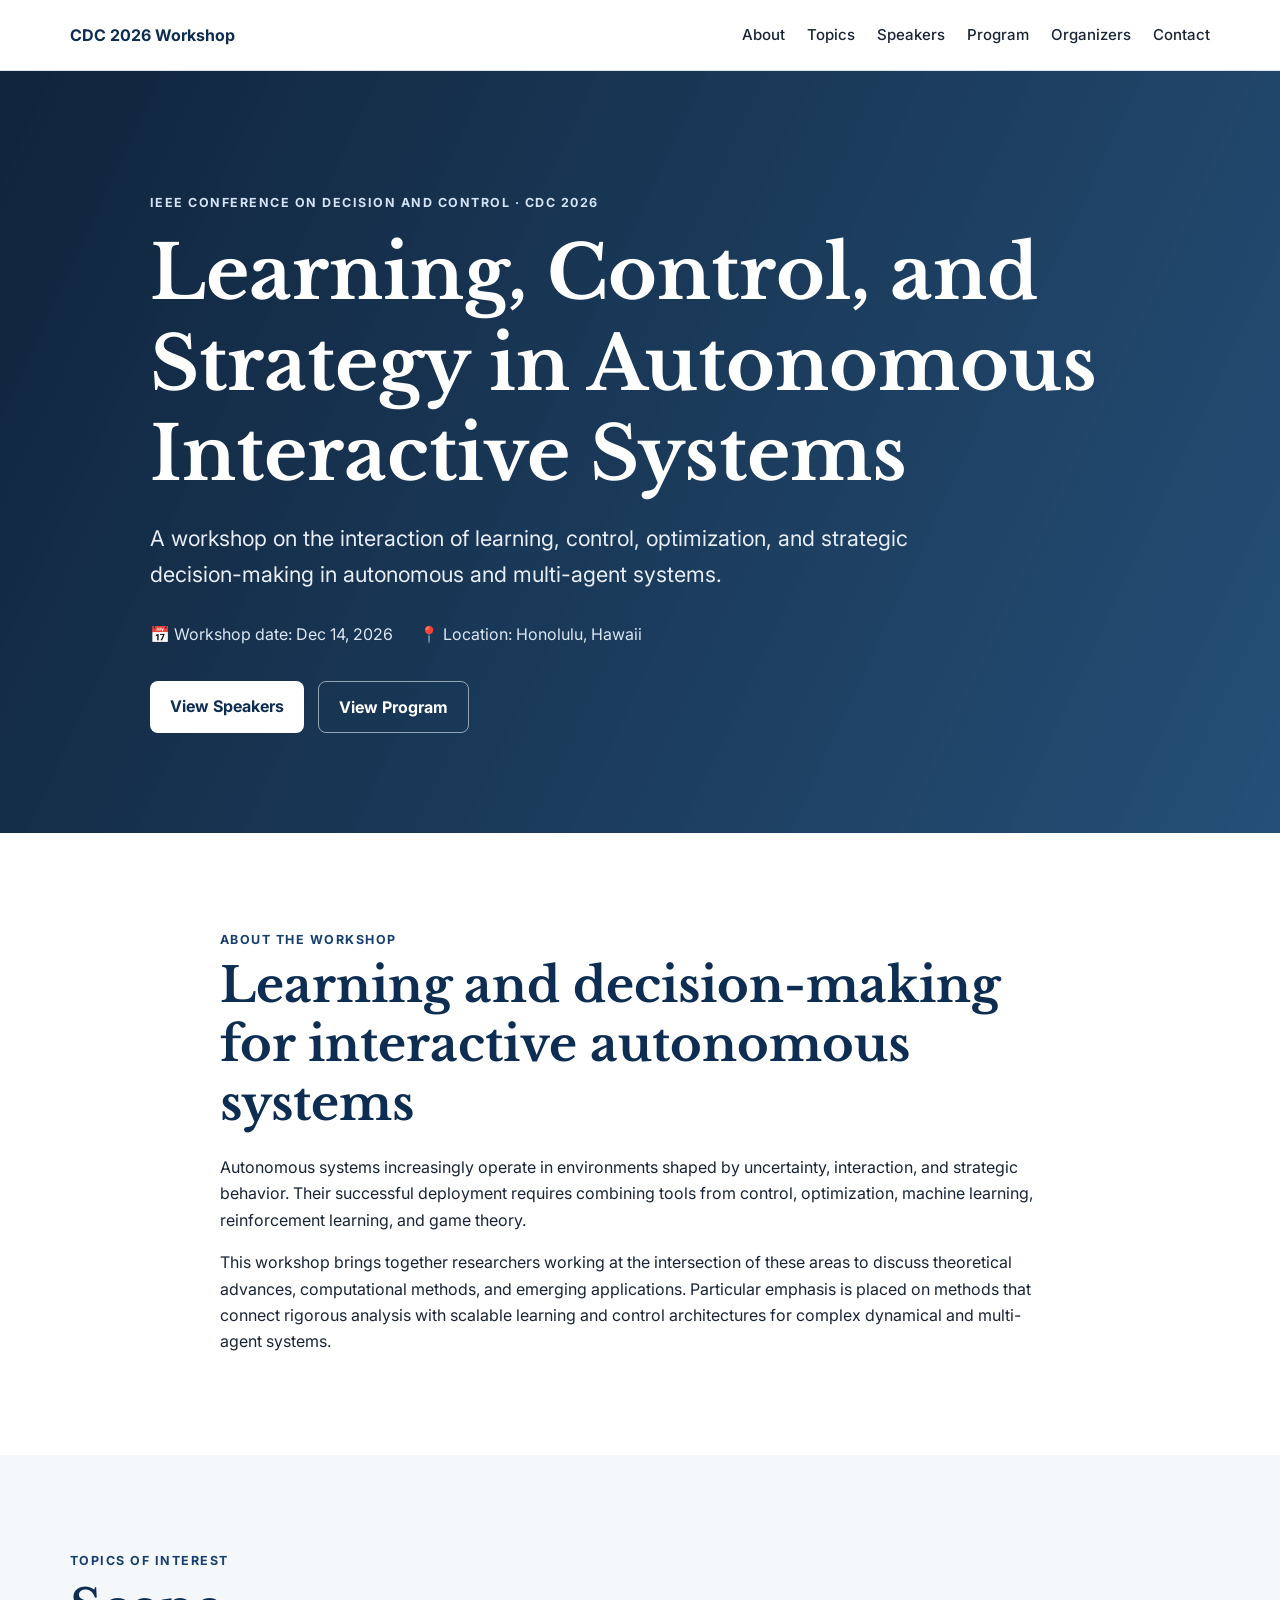
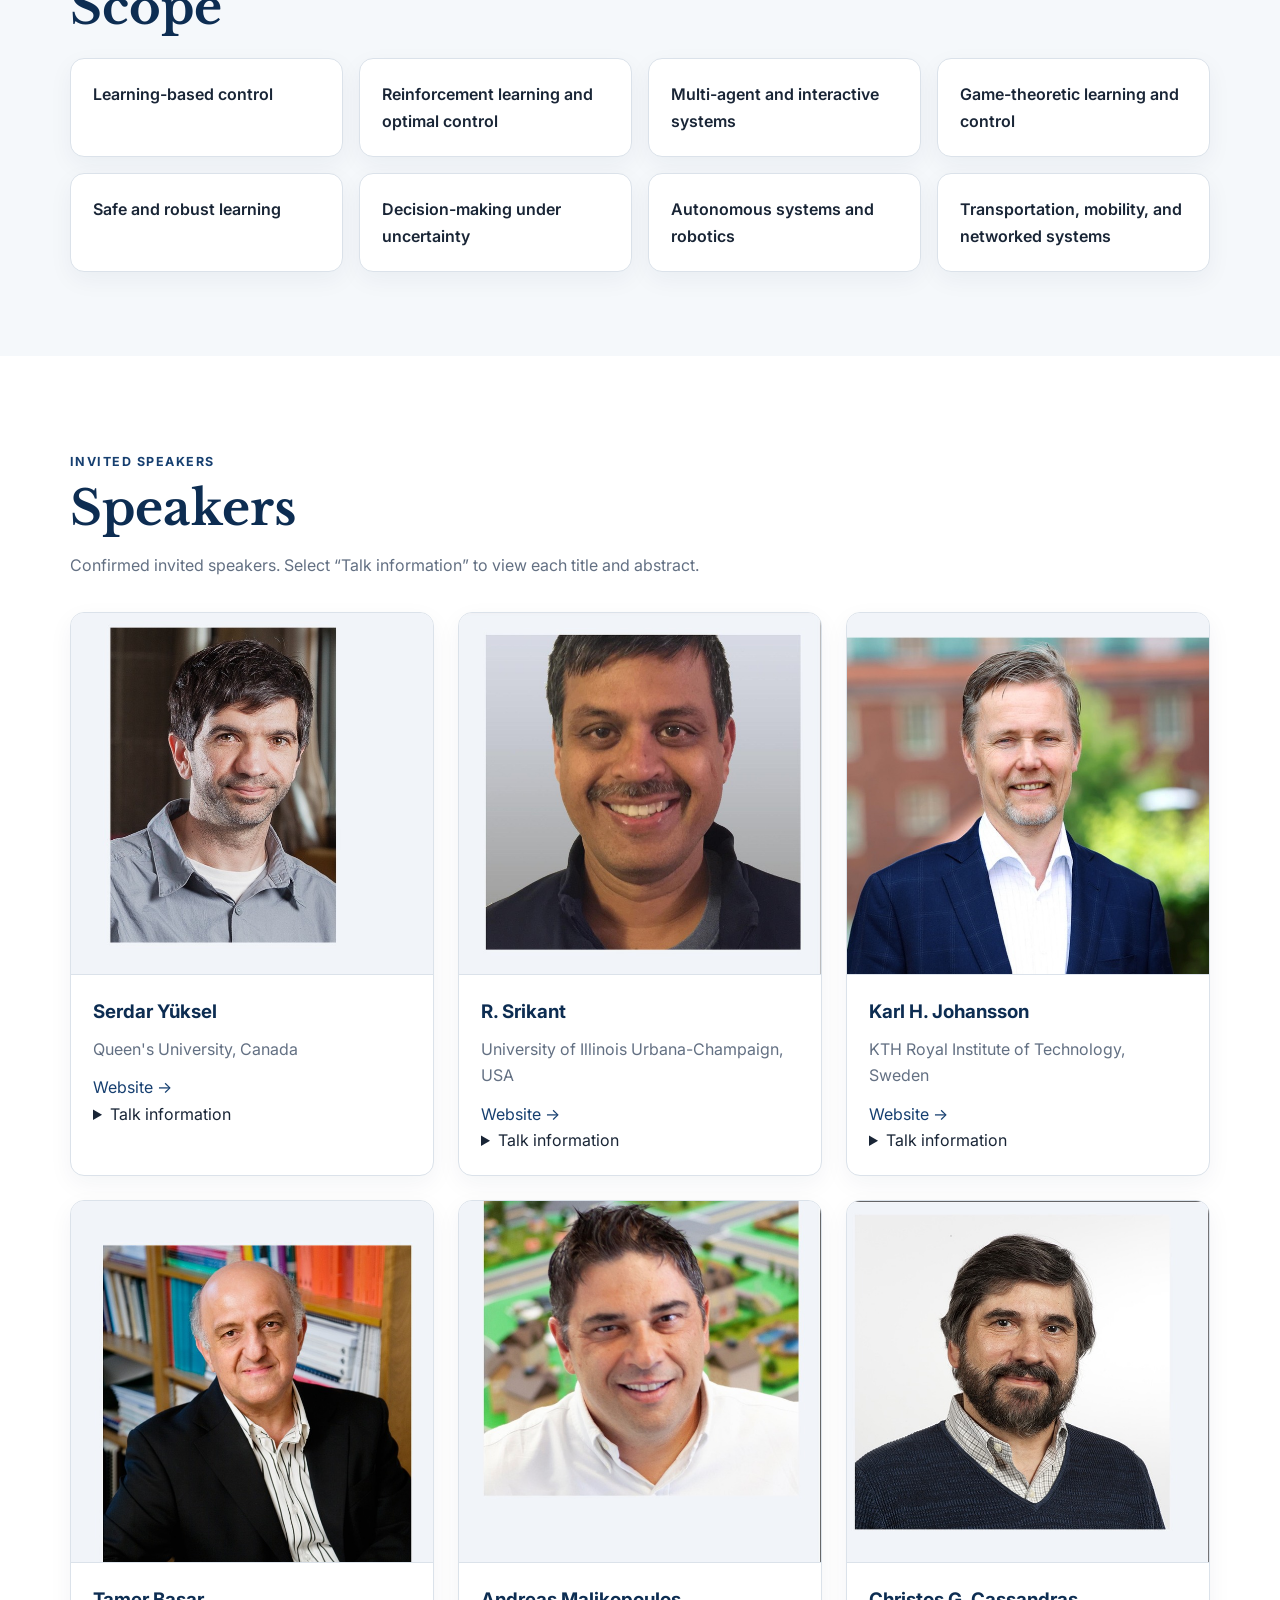
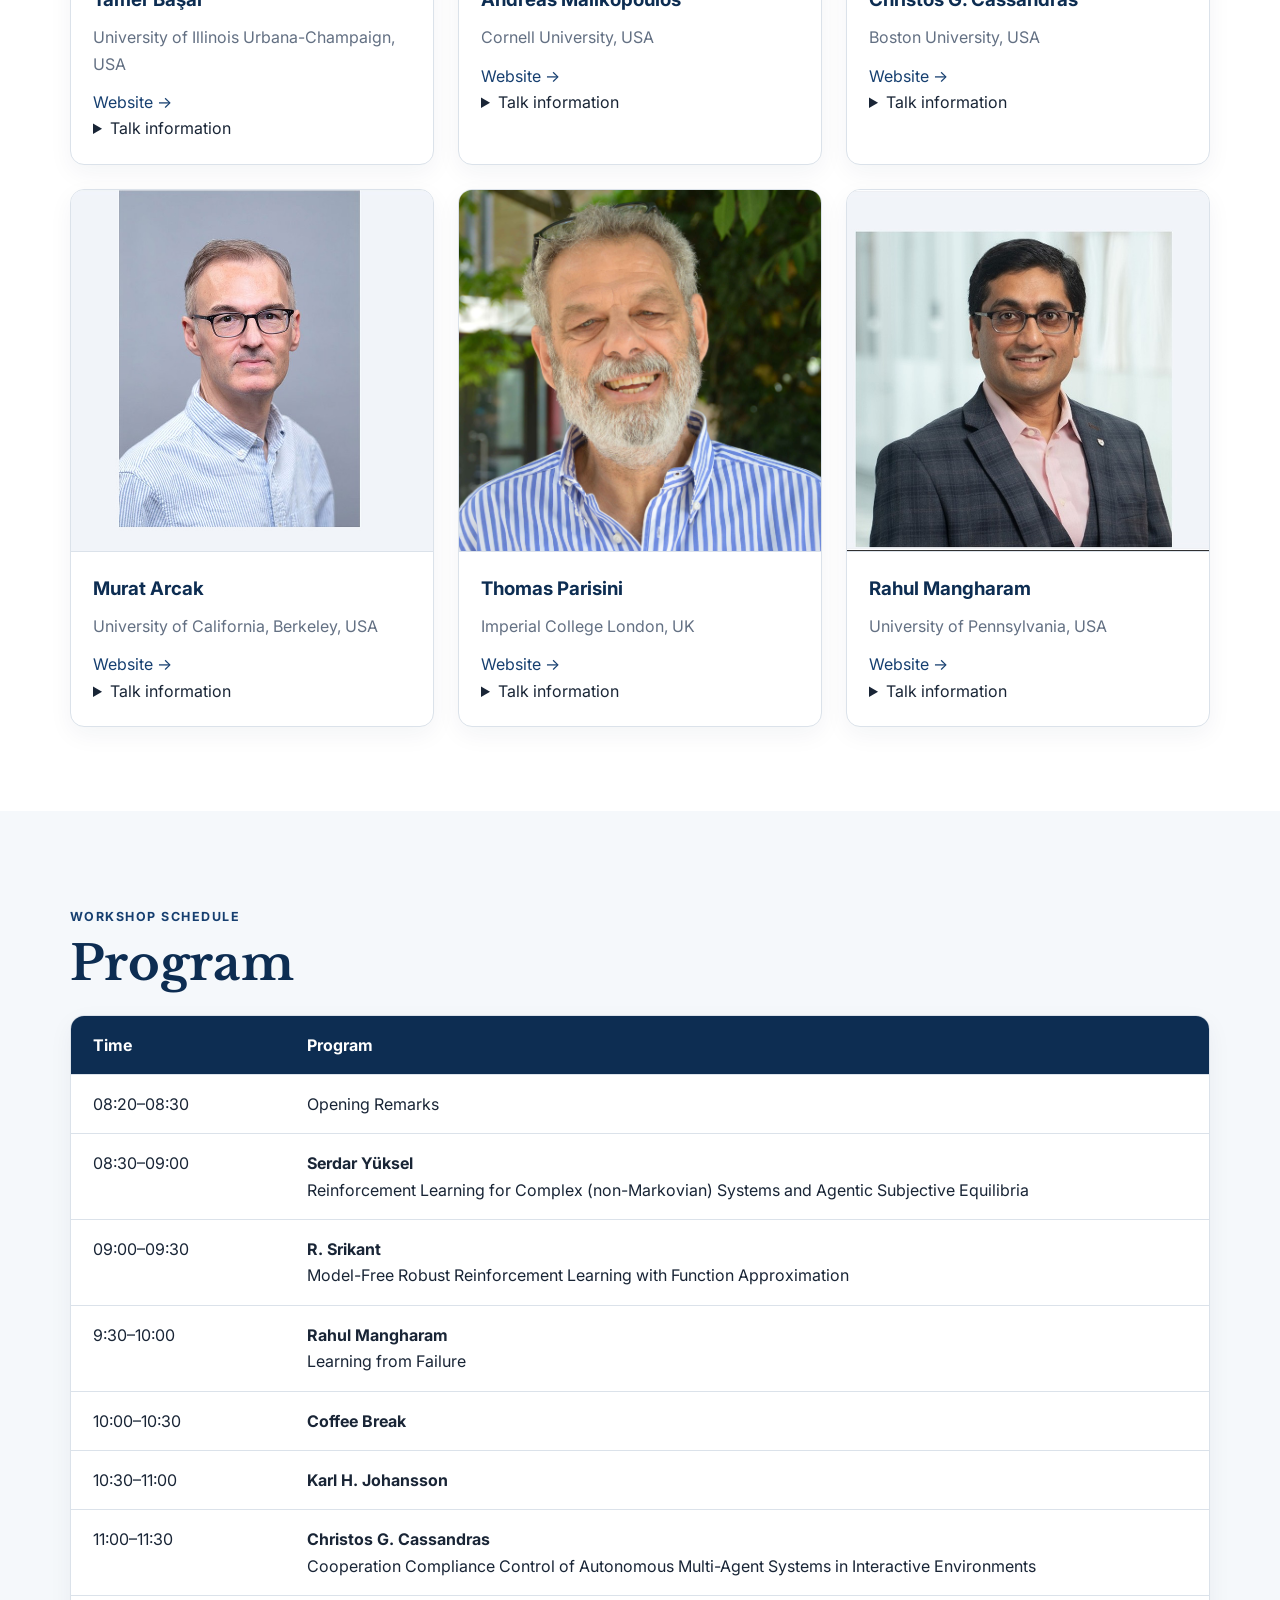
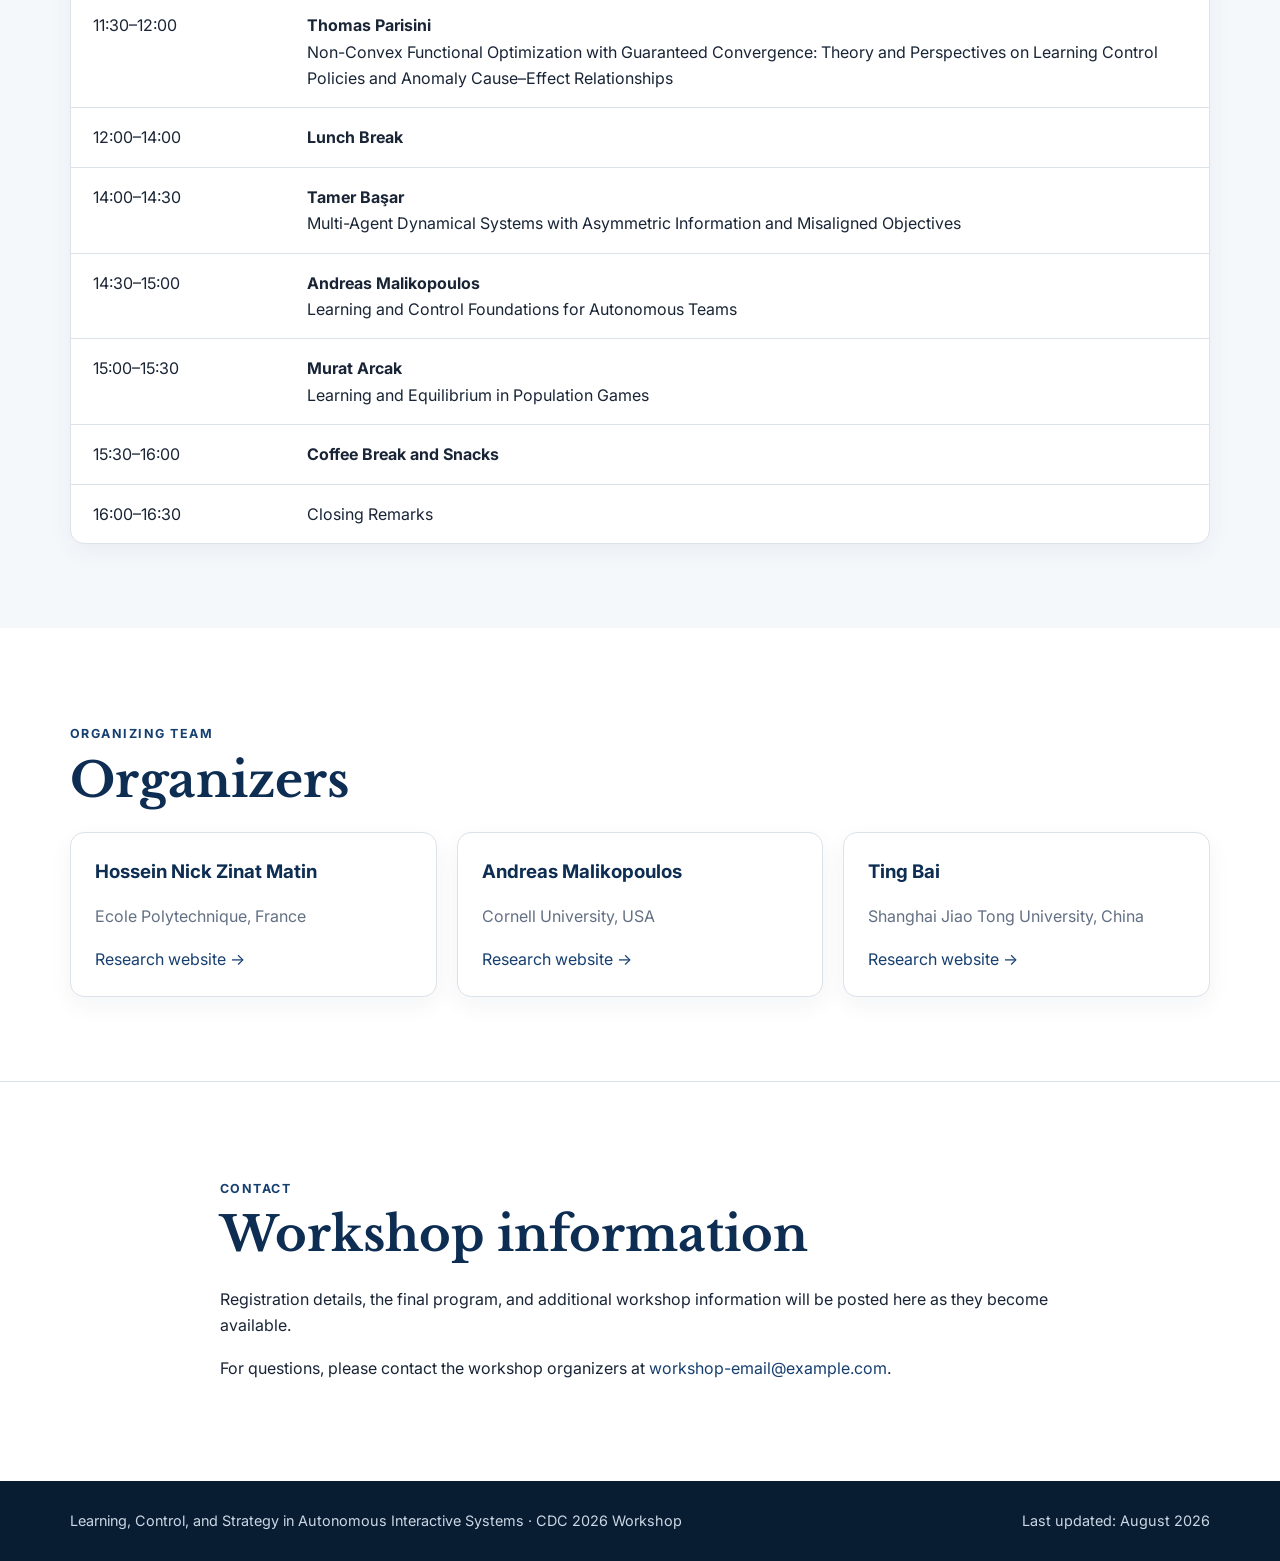
<file: index.html>
<!DOCTYPE html>
<!-- CDC workshop site revision: Thomas Parisini + Rahul Mangharam talk info added, 2026-09-04 -->


<html lang="en">
<head>
<meta charset="utf-8"/>
<meta content="width=device-width, initial-scale=1.0" name="viewport"/>
<meta content="Learning, Control, and Strategy in Autonomous Interactive Systems — Workshop at IEEE CDC 2026." name="description"/>
<title>Learning, Control, and Strategy in Autonomous Interactive Systems | CDC 2026 Workshop</title>
<link href="https://fonts.googleapis.com" rel="preconnect"/>
<link crossorigin="" href="https://fonts.gstatic.com" rel="preconnect"/>
<link href="https://fonts.googleapis.com/css2?family=Inter:wght@400;500;600;700&amp;family=Libre+Baskerville:wght@700&amp;display=swap" rel="stylesheet"/>
<link href="style.css?v=20260820-portrait-normalized" rel="stylesheet">
</link></head>
<body>
<header class="site-header">
<div class="container nav-wrap">
<a class="brand" href="#top">CDC 2026 Workshop</a>
<nav aria-label="Primary navigation">
<a href="#about">About</a>
<a href="#topics">Topics</a>
<a href="#speakers">Speakers</a>
<a href="#program">Program</a>
<a href="#organizers">Organizers</a>
<a href="#contact">Contact</a>
</nav>
</div>
</header>
<main id="top">
<section class="hero">
<div class="container hero-content">
<p class="eyebrow">IEEE Conference on Decision and Control · CDC 2026</p>
<h1>Learning, Control, and Strategy in Autonomous Interactive Systems</h1>
<p class="hero-subtitle">A workshop on the interaction of learning, control, optimization, and strategic decision-making in autonomous and multi-agent systems.</p>
<div class="hero-meta">
<span>📅 Workshop date: Dec 14, 2026</span>
<span>📍 Location: Honolulu, Hawaii </span>
</div>
<div class="hero-actions">
<a class="button primary" href="#speakers">View Speakers</a>
<a class="button secondary" href="#program">View Program</a>
</div>
</div>
</section>
<section class="section" id="about">
<div class="container narrow">
<p class="section-kicker">About the workshop</p>
<h2>Learning and decision-making for interactive autonomous systems</h2>
<p>
          Autonomous systems increasingly operate in environments shaped by uncertainty, interaction, and strategic behavior. Their successful deployment requires combining tools from control, optimization, machine learning, reinforcement learning, and game theory.
        </p>
<p>
          This workshop brings together researchers working at the intersection of these areas to discuss theoretical advances, computational methods, and emerging applications. Particular emphasis is placed on methods that connect rigorous analysis with scalable learning and control architectures for complex dynamical and multi-agent systems.
        </p>
</div>
</section>
<section class="section alt" id="topics">
<div class="container">
<p class="section-kicker">Topics of interest</p>
<h2>Scope</h2>
<div class="topic-grid">
<div class="topic-card">Learning-based control</div>
<div class="topic-card">Reinforcement learning and optimal control</div>
<div class="topic-card">Multi-agent and interactive systems</div>
<div class="topic-card">Game-theoretic learning and control</div>
<div class="topic-card">Safe and robust learning</div>
<div class="topic-card">Decision-making under uncertainty</div>
<div class="topic-card">Autonomous systems and robotics</div>
<div class="topic-card">Transportation, mobility, and networked systems</div>
</div>
</div>
</section>
<section class="section" id="speakers">
<div class="container">
<p class="section-kicker">Invited speakers</p>
<h2>Speakers</h2>
<p class="section-intro">Confirmed invited speakers. Select “Talk information” to view each title and abstract.</p>
<div class="speaker-grid">
<article class="speaker-card">
<div class="speaker-photo-frame"><img alt="Portrait of Serdar Yüksel" class="speaker-photo" loading="lazy"  src="images/serdar-yuksel.jpg"/></div>
<div class="speaker-body">
<h3>Serdar Yüksel</h3>
<p class="affiliation">Queen's University, Canada</p>

<div class="speaker-links"><a href="https://mast.queensu.ca/~yuksel/Research.html" rel="noopener" target="_blank">Website →</a></div>
<details class="talk-info"><summary>Talk information</summary><div class="talk-info-panel"><h3 class="expanded-talk-title">Reinforcement Learning for Complex (non-Markovian) Systems and Agentic Subjective Equilibria</h3><h4>Abstract</h4><p>In many applications, agents take part in systems with very complex dynamics and they respond by inevitably making incorrect modeling assumptions. Consider an agent who simultaneously learns a system and applies a decision/control policy corresponding to the learned system, where the agent views the complex (non-Markovian) system to be Markovian with perceived state variables. We present a general convergence theorem involving Q-learning with such non-Markovian dynamics under mild ergodicity conditions, and show that the limit corresponds to the fixed point of an approximate model induced by the exploration policy used during learning. When the approximation, via a quantization of a hidden complex state with a general Borel space, is sufficiently fine, under weak continuity of kernels the resulting policy is near optimal for the original system. Equivalently, this implies near optimality of empirical model learning where one fits data into a finite Markovian model under weak continuity conditions.</p><p>However, when the approximate state space is insufficiently coarse, the effect of the exploration policy becomes critical: the policy used to generate the sample paths induces a model, and then the model is used to obtain an optimal policy. This leads to the question on the existence of a fixed point equation involving learning and optimality. Beyond the single agent setting, such a setup arises when multiple decision makers are present with incomplete and different models. We define “agentic subjective equilibrium” policies as those which are self-confirming: the models induced by policies have the policies as their near optimal solutions. We establish an existence result on equilibria, and an associated convergence theorem to such ε-equilibria via policy revision dynamics. We present implications on multi-agent learning with only local/decentralized information involving symmetric dynamic games (including mean field games), generalized weakly acyclic games (including potential games), and stochastic teams.</p><p class="joint-work">Joint work with Gurdal Arslan, Ali Kara, and Bora Yongacoglu.</p></div></details></div>
</article>
<article class="speaker-card">
<div class="speaker-photo-frame"><img alt="Portrait of R. Srikant" class="speaker-photo" loading="lazy"  src="images/r-srikant.jpg"/></div>
<div class="speaker-body">
<h3>R. Srikant</h3>
<p class="affiliation">University of Illinois Urbana-Champaign, USA</p>

<div class="speaker-links"><a href="https://sites.google.com/a/illinois.edu/srikant/" rel="noopener" target="_blank">Website →</a></div>
<details class="talk-info"><summary>Talk information</summary><div class="talk-info-panel"><h3 class="expanded-talk-title">Model-Free Robust Reinforcement Learning with Function Approximation</h3><h4>Abstract</h4><p>Distributionally robust reinforcement learning (DRRL) seeks policies that remain effective when the transition model during deployment differs from the nominal model generating the data. We study discounted model-free robust Q-learning under state–action rectangular chi-square uncertainty when the nominal kernel is unknown, and the robust Q-function is represented by fixed linear features. We derive a robust Q-learning algorithm for which we establish a finite-time Q-function error bound under geometric-mixing and feature-conditioning assumptions. Neural-network experiments demonstrate the algorithm's adaptability to large-scale tasks.</p></div></details></div>
</article>
<article class="speaker-card">
<div class="speaker-photo-frame"><img alt="Portrait of Karl H. Johansson" class="speaker-photo" loading="lazy"  src="images/karl-johansson.jpg"/></div>
<div class="speaker-body">
<h3>Karl H. Johansson</h3>
<p class="affiliation">KTH Royal Institute of Technology, Sweden</p>

<div class="speaker-links"><a href="https://people.kth.se/~kallej/" rel="noopener" target="_blank">Website →</a></div>
<details class="talk-info"><summary>Talk information</summary><div class="talk-info-panel"><h3 class="expanded-talk-title">Talk title forthcoming</h3><h4>Abstract</h4><p>Mixed-autonomy traffic, in which connected and automated vehicles interact with human-driven vehicles, offers new opportunities to improve traffic efficiency, resilience, and safety. In such cyber-physical systems, vehicles act not only as transportation agents but also as distributed sensors and actuators, enabling real-time state estimation and feedback control. This talk presents a physics-informed learning and control framework for mixed-autonomy traffic. By embedding traffic flow dynamics into machine learning models, we obtain structured, data-efficient representations that generalize across operating conditions while preserving physical consistency. These learned models support the design of scalable feedback controllers that mitigate congestion, improve traffic flow, and adapt to disturbances and uncertainty. The presentation compares several model classes, including physics-informed neural networks, Fourier neural operators, and graph neural networks, highlighting their respective strengths in terms of expressiveness, interpretability, scalability, and robustness. The framework will be illustrated through real-world demonstrations conducted in collaboration with Swedish industry partners.</p><h4>Biography</h4><p>Karl H. Johansson is Swedish Research Council Distinguished Professor in Electrical Engineering and Computer Science at KTH Royal Institute of Technology in Sweden and Founding Director of Digital Futures. He earned his MSc degree in Electrical Engineering and PhD in Automatic Control from Lund University. He has held visiting positions at UC Berkeley, Caltech, NTU, and other institutions. His research interests focus on networked control systems and cyber-physical systems with applications in transportation, energy, and automation networks.</p><p>His distinctions include numerous best paper awards, Wallenberg Scholar, Future Research Leader, the IFAC Young Author Prize, IEEE CSS Distinguished Lecturer, IFAC Outstanding Service Award, and the IEEE CSS Bode Lecture Prize. His academic service has included President of the European Control Association, IEEE CSS Vice President, membership on the IEEE CSS Board of Governors and IFAC Council, and editorial service for Automatica, IEEE Transactions on Automatic Control, IEEE Transactions on Control of Network Systems, and other journals. He is Fellow of both IEEE and the Royal Swedish Academy of Engineering Sciences.</p></div></details></div>
</article>
<article class="speaker-card">
<div class="speaker-photo-frame"><img alt="Portrait of Tamer Başar" class="speaker-photo" loading="lazy"  src="images/tamer-basar.jpg"/></div>
<div class="speaker-body">
<h3>Tamer Başar</h3>
<p class="affiliation">University of Illinois Urbana-Champaign, USA</p>

<div class="speaker-links"><a href="https://tamerbasar.csl.illinois.edu" rel="noopener" target="_blank">Website →</a></div>
<details class="talk-info"><summary>Talk information</summary><div class="talk-info-panel"><h3 class="expanded-talk-title">Multi-Agent Dynamical Systems with Asymmetric Information and Misaligned Objectives</h3><h4>Abstract</h4><p>Decision making in dynamic uncertain environments with multiple agents arises in many disciplines and application domains, including control, communications, distributed optimization, social networks, and economics. Here a natural framework, and a comprehensive one, for modeling, optimization, and analysis is the one provided by <em>stochastic dynamic games (SDGs)</em>, which accommodates different solution concepts depending on how the interactions among the agents are modeled, particularly whether they are in a cooperative mode (with the same objective functions, as in teams) or in a noncooperative mode (with different objective functions) or a mix of the two, such as teams of agents interacting noncooperatively across different teams (and of course cooperatively within each team). What also affects strategic interactions among the agents is the asymmetric nature of the information different agents acquire (and do not share or only partially share selectively with others, even within teams).</p><p>What makes such problems even more challenging in a dynamic environment with networked agents is the dependence of the information available to one agent at some point in time on the policies or decisions of other agents who have already acted at earlier instants of time. Such decision problems, initially studied in a team framework, are known as those with <em>nonclassical information</em> where optimal policies of team agents must be designed to balance a tradeoff between contribution to optimality of the team objective function and <em>signaling</em> through their actions useful information to other agents in their neighborhood who would be acting after them. Existence of such a tradeoff between signaling and optimization creates even more challenging issues in SDGs with misaligned objectives among at least a subset of agents, which however can be addressed effectively for a specially structured subclass of such games, namely <em>mean-field games</em>.</p><p>This talk will provide an overview of the landscape above, first for a general class of stochastic dynamic teams and games, and then for a subclass where the objective functions are quadratic, and the interaction relationships are linear. The talk will also cover, as time permits, reinforcement learning embedded into policy development, when agents do not have precise information on the underlying models.</p></div></details></div>
</article>
<article class="speaker-card">
<div class="speaker-photo-frame"><img alt="Portrait of Andreas Malikopoulos" class="speaker-photo" loading="lazy"  src="images/andreas-malikopoulos.jpg"/></div>
<div class="speaker-body">
<h3>Andreas Malikopoulos</h3>
<p class="affiliation">Cornell University, USA</p>

<div class="speaker-links"><a href="https://www.duffield.cornell.edu/people/andreas-malikopoulos/" rel="noopener" target="_blank">Website →</a></div>
<details class="talk-info"><summary>Talk information</summary><div class="talk-info-panel"><h3 class="expanded-talk-title">Structural Results and Optimality in Team Decision Problems</h3><h4>Abstract</h4><p>Team theory provides a mathematical framework for decentralized stochastic control problems in which members cooperate to achieve a common objective while making decisions with different information. A fundamental challenge is signaling, through which a member’s decisions both affect the physical system and convey private information to other members. In this talk, I will present structural results for sequential dynamic team decision problems with nonclassical information structures and their dynamic programming decomposition. For each team member, with the other members’ strategies fixed, I will establish an information-state formulation whose update does not depend on that member’s control-strategy map. These results lead to parameterized dynamic programs in which the optimization is over control decisions rather than control laws, while the member’s realized information remains a parameter of the decomposition. I will then present a Bellman performance identity that characterizes the difference between the cost of an admissible strategy and the corresponding dynamic programming lower bound, and establishes conditions under which a member attains an optimal response. Finally, I will characterize when optimal decisions derived using the aggregate information of the team can be implemented by individual members using their own information states. Under appropriate implementability and attainment conditions, I will show that the centralized and team-member decompositions attain the same optimal value. These results clarify the relationship between information structure, decentralized implementation, and team optimality.
</p></div></details></div>
</article>
<article class="speaker-card">
<div class="speaker-photo-frame"><img alt="Portrait of Christos G. Cassandras" class="speaker-photo" loading="lazy"  src="images/christos-cassandras.jpg"/></div>
<div class="speaker-body">
<h3>Christos G. Cassandras</h3>
<p class="affiliation">Boston University, USA</p>

<div class="speaker-links"><a href="https://christosgcassandras.org/" rel="noopener" target="_blank">Website →</a></div>
<details class="talk-info"><summary>Talk information</summary><div class="talk-info-panel"><h3 class="expanded-talk-title">Cooperation Compliance Control of Autonomous Multi-Agent Systems in Interactive Environments</h3><h4>Abstract</h4><p>In environments where autonomous cooperating agents interact with potentially non-cooperative (typically human-operated) agents, the self-centered behavior of the latter compromises the efficiency, system-wide optimality, and safe operation of the overall multi-agent system. One way to address this is through a Cooperation Compliance Control (CCC) framework where a compliance controller incentivizes non-cooperative agents to align their behavior with system goals through a “refundable toll” scheme. A key challenge arises from the heterogeneous and unknown response models of different non-cooperative agent types to these tolls, making it difficult to achieve desired compliance probabilities over the entire system.</p><p>This may be resolved by employing Control Lyapunov Functions (CLFs) to adaptively correct (learn) crucial components of a compliance probability model online and construct data-driven feedback controllers. This framework is applied to routing in a mixed traffic transportation system where vehicle routes are set for system-wide optimality while a compliance controller incentivizes human drivers to adjust their behaviors accordingly. We demonstrate that a desired compliance probability for Human-Driven Vehicles (HDVs) can be achieved, thereby contributing to the social optimality of the traffic network.</p></div></details></div>
</article>
<article class="speaker-card">
<div class="speaker-photo-frame"><img alt="Portrait of Murat Arcak" class="speaker-photo" loading="lazy"  src="images/murat-arcak.jpg"/></div>
<div class="speaker-body">
<h3>Murat Arcak</h3>
<p class="affiliation">University of California, Berkeley, USA</p>

<div class="speaker-links"><a href="https://people.eecs.berkeley.edu/~arcak/" rel="noopener" target="_blank">Website →</a></div>
<details class="talk-info"><summary>Talk information</summary><div class="talk-info-panel"><h3 class="expanded-talk-title">Learning and Equilibrium in Population Games</h3><h4>Abstract</h4><p>Population games provide a framework for modeling learning and decision-making in large populations of agents. This talk reviews evolutionary learning dynamics and conditions for convergence to Nash equilibrium, highlighting the role of monotonicity and passivity. We then extend this framework to hierarchical decision-making, where agents make decisions across multiple layers and receive intermediate rewards. The resulting multi-layer population games combine features of population and dynamic games, motivating a subgame-perfect equilibrium notion. We present hierarchical learning dynamics and passivity-based conditions under which their trajectories converge to the set of equilibria.</p></div></details></div>
</article>
<article class="speaker-card">
<div class="speaker-photo-frame"><img alt="Portrait of Thomas Parisini" class="speaker-photo" loading="lazy" src="images/thomas-parisini_2.jpg"/></div>
<div class="speaker-body">
<h3>Thomas Parisini</h3>
<p class="affiliation">Imperial College London, UK</p>

<div class="speaker-links"><a href="https://www.imperial.ac.uk/people/t.parisini" rel="noopener" target="_blank">Website →</a></div>
<details class="talk-info"><summary>Talk information</summary><div class="talk-info-panel">
<h3 class="expanded-talk-title">Non-Convex Functional Optimization with Guaranteed Convergence: Theory and Perspectives on Learning Control Policies and Anomaly Cause–Effect Relationships</h3>
<h4>Abstract</h4>
<p>Infinite-dimensional optimization, also referred to as functional optimization, plays a key role in several technologically relevant areas. In these problems, a functional must be minimized (or maximized) over admissible policies belonging to infinite-dimensional function spaces. Applications include large-scale communication and traffic networks, feedback stochastic optimal control of nonlinear dynamical systems, optimal management of complex team organizations, and freeway congestion control. Except in very specific cases, such functional optimization problems cannot be solved in closed form, and learning optimal policies remains an important open challenge. We present and analyze a novel functional learning paradigm operating in Reproducing Kernel Hilbert Spaces (RKHSs) without relying on the Representer Theorem. The proposed framework enables the learning of optimal feedback control policies and the discovery of functional characterizations of the dynamical phenomena underlying anomalous behaviors, the latter representing a key open challenge in industrial automation. The methodology builds on the newly introduced concept of the discrete Fréchet derivative in RKHSs and ensures that the sequence generated by the iterative learning scheme remains within the intersection of the relevant sublevel sets of the cost functional, independently of the learning rate. As a result, the cost decreases consistently at each iteration until convergence, a property of significant relevance to machine learning. By further decomposing the functional optimization problem into a suitable sequence of subproblems, we develop a cascade iterative scheme in which the individual functions are learned sequentially through a domino-like mechanism. Finally, perspectives on applications to real-world industrial process control are discussed.</p>
</div></details></div>
</article>
<article class="speaker-card">
<div class="speaker-photo-frame"><img alt="Portrait of Rahul Mangharam" class="speaker-photo" loading="lazy" src="images/rahul-mangharam.jpg"/></div>
<div class="speaker-body">
<h3>Rahul Mangharam</h3>
<p class="affiliation">University of Pennsylvania, USA</p>

<div class="speaker-links"><a href="https://xlab.upenn.edu/" rel="noopener" target="_blank">Website →</a></div>
<details class="talk-info"><summary>Talk information</summary><div class="talk-info-panel">
<h3 class="expanded-talk-title">Learning from Failure</h3>
<h4>Abstract</h4>
<p>How can a control system learn to stay safe in an unknown environment when trial-and-error often leads to boundary violations? Traditional control invariance focuses on identifying which states are safe, leaving valid control selection as a separate downstream problem.</p>
<p>In this talk, we extend safety guarantees directly into the joint state-control space using Maximal State-Control Invariant (MSCI) sets. Instead of just identifying safe states, MSCI sets simultaneously encode both the traditional safe state region and the exact set of invariance-preserving control inputs available at each specific state.</p>
<p>We present FAIL (Failure-Aware Iterative Learning), an algorithm designed for deterministic linear time-invariant systems under polytopic constraints. Rather than relying on a known dynamic model, FAIL turns mistakes into geometric boundaries. By analyzing one-step failing state-input trajectories via regression, the algorithm directly learns violated predecessor halfspaces in the state-control space. We prove that FAIL guarantees monotonic convergence to the true MSCI set without ever identifying the underlying system dynamics.</p>
<p>Finally, we demonstrate the practical performance of FAIL on robotics benchmarks, showing how failure data alone can construct precise safety boundaries for model-free control design.</p>
<p class="talk-resource"><a href="https://xlab.upenn.edu/learning-from-failure/" rel="noopener" target="_blank">More details on the project →</a></p>
</div></details></div>
</article>
</div>

</div>
</section>
<section class="section alt" id="program">
  <div class="container">
    <p class="section-kicker">Workshop schedule</p>
    <h2>Program</h2>

    <div class="program-card">

      <div class="program-row header-row">
        <span>Time</span>
        <span>Program</span>
      </div>

      <div class="program-row">
        <span>08:20–08:30</span>
        <span>Opening Remarks</span>
      </div>

      <div class="program-row">
        <span>08:30–09:00</span>
        <span>
          <strong>Serdar Yüksel</strong><br>
          Reinforcement Learning for Complex (non-Markovian) Systems and Agentic Subjective Equilibria
        </span>
      </div>

      <div class="program-row">
        <span>09:00–09:30</span>
        <span>
          <strong>R. Srikant</strong><br>
          Model-Free Robust Reinforcement Learning with Function Approximation
        </span>
      </div>

     <div class="program-row">
        <span>9:30–10:00</span>
        <span>
          <strong>Rahul Mangharam</strong><br>
          Learning from Failure
        </span>
      </div>

      <div class="program-row break-row">
        <span>10:00–10:30</span>
        <span><strong>Coffee Break</strong></span>
      </div>

      

      <div class="program-row">
        <span>10:30–11:00</span>
        <span>
          <strong>Karl H. Johansson</strong>
        </span>
      </div>

      <div class="program-row">
        <span>11:00–11:30</span>
        <span>
          <strong>Christos G. Cassandras</strong><br>
          Cooperation Compliance Control of Autonomous Multi-Agent Systems in Interactive Environments
        </span>
      </div>

         <div class="program-row">
        <span>11:30–12:00</span>
        <span>
          <strong>Thomas Parisini</strong><br>
          Non-Convex Functional Optimization with Guaranteed Convergence: Theory and Perspectives on Learning Control Policies and Anomaly Cause–Effect Relationships
        </span>
      </div>
              
      <div class="program-row break-row">
        <span>12:00–14:00</span>
        <span><strong>Lunch Break</strong></span>
      </div>

      <div class="program-row">
        <span>14:00–14:30</span>
        <span>
          <strong>Tamer Başar</strong><br>
          Multi-Agent Dynamical Systems with Asymmetric Information and Misaligned Objectives
        </span>
      </div>

      <div class="program-row">
        <span>14:30–15:00</span>
        <span>
          <strong>Andreas Malikopoulos</strong><br>
          Learning and Control Foundations for Autonomous Teams
        </span>
      </div>

   

      <div class="program-row">
        <span>15:00–15:30</span>
        <span>
          <strong>Murat Arcak</strong><br>
          Learning and Equilibrium in Population Games
        </span>
      </div>

       <div class="program-row break-row">
        <span>15:30–16:00</span>
        <span><strong>Coffee Break and Snacks</strong></span>
      </div>

      <div class="program-row">
        <span>16:00–16:30</span>
        <span>Closing Remarks</span>
      </div>

    </div>
  </div>
</section>
<section class="section" id="organizers">
<div class="container">
<p class="section-kicker">Organizing team</p>
<h2>Organizers</h2>
<div class="organizer-grid">



<article class="organizer-card">
<h3>Hossein Nick Zinat Matin</h3>
<p>Ecole Polytechnique, France</p>
<a href="https://hossein-matin.com" rel="noopener" target="_blank">Research website →</a>
</article><article class="organizer-card">
<h3>Andreas Malikopoulos</h3>
<p>Cornell University, USA</p>
<a href="https://www.duffield.cornell.edu/people/andreas-malikopoulos/" rel="noopener" target="_blank">Research website →</a>
</article><article class="organizer-card">
<h3>Ting Bai</h3>
<p>Shanghai Jiao Tong University, China</p>
<a href="https://tingbai.com.cn/" rel="noopener" target="_blank">Research website →</a>
</article></div>
</div>
</section>
<section class="section contact-section" id="contact">
<div class="container narrow">
<p class="section-kicker">Contact</p>
<h2>Workshop information</h2>
<p>
          Registration details, the final program, and additional workshop information will be posted here as they become available.
        </p>
<p>
          For questions, please contact the workshop organizers at
          <a href="mailto:workshop-email@example.com">workshop-email@example.com</a>.
        </p>
</div>
</section>
</main>
<footer>
<div class="container footer-wrap">
<p>Learning, Control, and Strategy in Autonomous Interactive Systems · CDC 2026 Workshop</p>
<p>Last updated: August 2026</p>
</div>
</footer>
</body>
</html>
</file>
<file: style.css>
:root {
  --navy: #0d2d52;
  --navy-2: #163f70;
  --ink: #192536;
  --muted: #637083;
  --line: #dbe2ea;
  --soft: #f5f8fb;
  --white: #ffffff;
  --accent: #c8952e;
  --max: 1140px;
}

* { box-sizing: border-box; }
html { scroll-behavior: smooth; }
body {
  margin: 0;
  color: var(--ink);
  background: var(--white);
  font-family: "Inter", system-ui, -apple-system, BlinkMacSystemFont, "Segoe UI", sans-serif;
  line-height: 1.65;
}
a { color: var(--navy-2); text-decoration: none; }
a:hover { text-decoration: underline; }
.container { width: min(calc(100% - 40px), var(--max)); margin: 0 auto; }
.narrow { max-width: 840px; }

.site-header {
  position: sticky;
  top: 0;
  z-index: 50;
  background: rgba(255,255,255,.96);
  border-bottom: 1px solid var(--line);
  backdrop-filter: blur(10px);
}
.nav-wrap {
  min-height: 70px;
  display: flex;
  align-items: center;
  justify-content: space-between;
  gap: 24px;
}
.brand { font-weight: 700; color: var(--navy); }
nav { display: flex; gap: 22px; flex-wrap: wrap; }
nav a { color: var(--ink); font-size: .94rem; font-weight: 500; }

.hero {
  color: var(--white);
  background:
    linear-gradient(115deg, rgba(6,27,52,.96), rgba(13,60,104,.90)),
    radial-gradient(circle at 80% 20%, rgba(255,255,255,.13), transparent 34%);
  padding: 110px 0 100px;
}
.hero-content { max-width: 980px; }
.eyebrow, .section-kicker {
  text-transform: uppercase;
  letter-spacing: .12em;
  font-size: .78rem;
  font-weight: 700;
}
.eyebrow { color: #d4e4f5; }
h1, h2 {
  font-family: "Libre Baskerville", Georgia, serif;
  line-height: 1.22;
}
h1 {
  font-size: clamp(2.4rem, 5.8vw, 5.2rem);
  margin: 14px 0 20px;
  max-width: 1000px;
}
.hero-subtitle {
  font-size: clamp(1.05rem, 2vw, 1.35rem);
  max-width: 820px;
  color: #e7eef6;
}
.hero-meta {
  display: flex;
  gap: 26px;
  flex-wrap: wrap;
  margin-top: 28px;
  color: #dce7f3;
}
.hero-actions { display: flex; gap: 14px; margin-top: 34px; flex-wrap: wrap; }
.button {
  display: inline-block;
  padding: 12px 20px;
  border-radius: 8px;
  font-weight: 700;
  transition: .2s ease;
}
.button:hover { transform: translateY(-1px); text-decoration: none; }
.button.primary { background: var(--white); color: var(--navy); }
.button.secondary { border: 1px solid rgba(255,255,255,.55); color: var(--white); }

.section { padding: 84px 0; }
.section.alt { background: var(--soft); }
.section-kicker { color: var(--navy-2); margin-bottom: 6px; }
h2 { color: var(--navy); font-size: clamp(1.8rem, 4vw, 3rem); margin: 0 0 22px; }
.section-intro { color: var(--muted); margin-top: -8px; margin-bottom: 34px; }

.topic-grid {
  display: grid;
  grid-template-columns: repeat(4, 1fr);
  gap: 16px;
}
.topic-card,
.organizer-card,
.program-card,
.speaker-card {
  background: var(--white);
  border: 1px solid var(--line);
  border-radius: 14px;
  box-shadow: 0 8px 24px rgba(22, 46, 78, .05);
}
.topic-card { padding: 22px; font-weight: 600; }

.speaker-grid {
  display: grid;
  grid-template-columns: repeat(3, 1fr);
  gap: 24px;
}
.speaker-card { overflow: hidden; }
.speaker-photo-frame {
  width: 100%;
  aspect-ratio: 1 / 1;
  overflow: hidden;
  background: #eef2f6;
  border-bottom: 1px solid var(--line);
}
.speaker-photo {
  display: block;
  width: 100%;
  height: 100%;
  max-width: none;
  object-fit: cover;
  object-position: center center;
}
.speaker-body { padding: 22px; }
.speaker-body h3, .organizer-card h3 { margin: 0 0 8px; color: var(--navy); }
.affiliation { color: var(--muted); margin: 0 0 12px; }
.talk-title { font-style: italic; margin: 0 0 14px; }

.program-card { overflow: hidden; }
.program-row {
  display: grid;
  grid-template-columns: 190px 1fr;
  gap: 24px;
  padding: 16px 22px;
  border-top: 1px solid var(--line);
}
.program-row:first-child { border-top: none; }
.header-row { background: var(--navy); color: var(--white); font-weight: 700; }

.organizer-grid {
  display: grid;
  grid-template-columns: repeat(3, 1fr);
  gap: 20px;
}
.organizer-card { padding: 24px; }
.organizer-card p { color: var(--muted); }

.contact-section { border-top: 1px solid var(--line); }
footer { background: #081c32; color: #cbd7e4; padding: 28px 0; font-size: .9rem; }
.footer-wrap { display: flex; justify-content: space-between; gap: 20px; flex-wrap: wrap; }
.footer-wrap p { margin: 0; }

@media (max-width: 900px) {
  .nav-wrap { align-items: flex-start; flex-direction: column; padding: 15px 0; }
  nav { gap: 14px; }
  .topic-grid { grid-template-columns: repeat(2, 1fr); }
  .speaker-grid, .organizer-grid { grid-template-columns: 1fr 1fr; }
}

@media (max-width: 640px) {
  .container { width: min(calc(100% - 28px), var(--max)); }
  .hero { padding: 78px 0 70px; }
  .section { padding: 62px 0; }
  nav { display: none; }
  .topic-grid, .speaker-grid, .organizer-grid { grid-template-columns: 1fr; }
  .program-row { grid-template-columns: 1fr; gap: 4px; }
}
</file>
